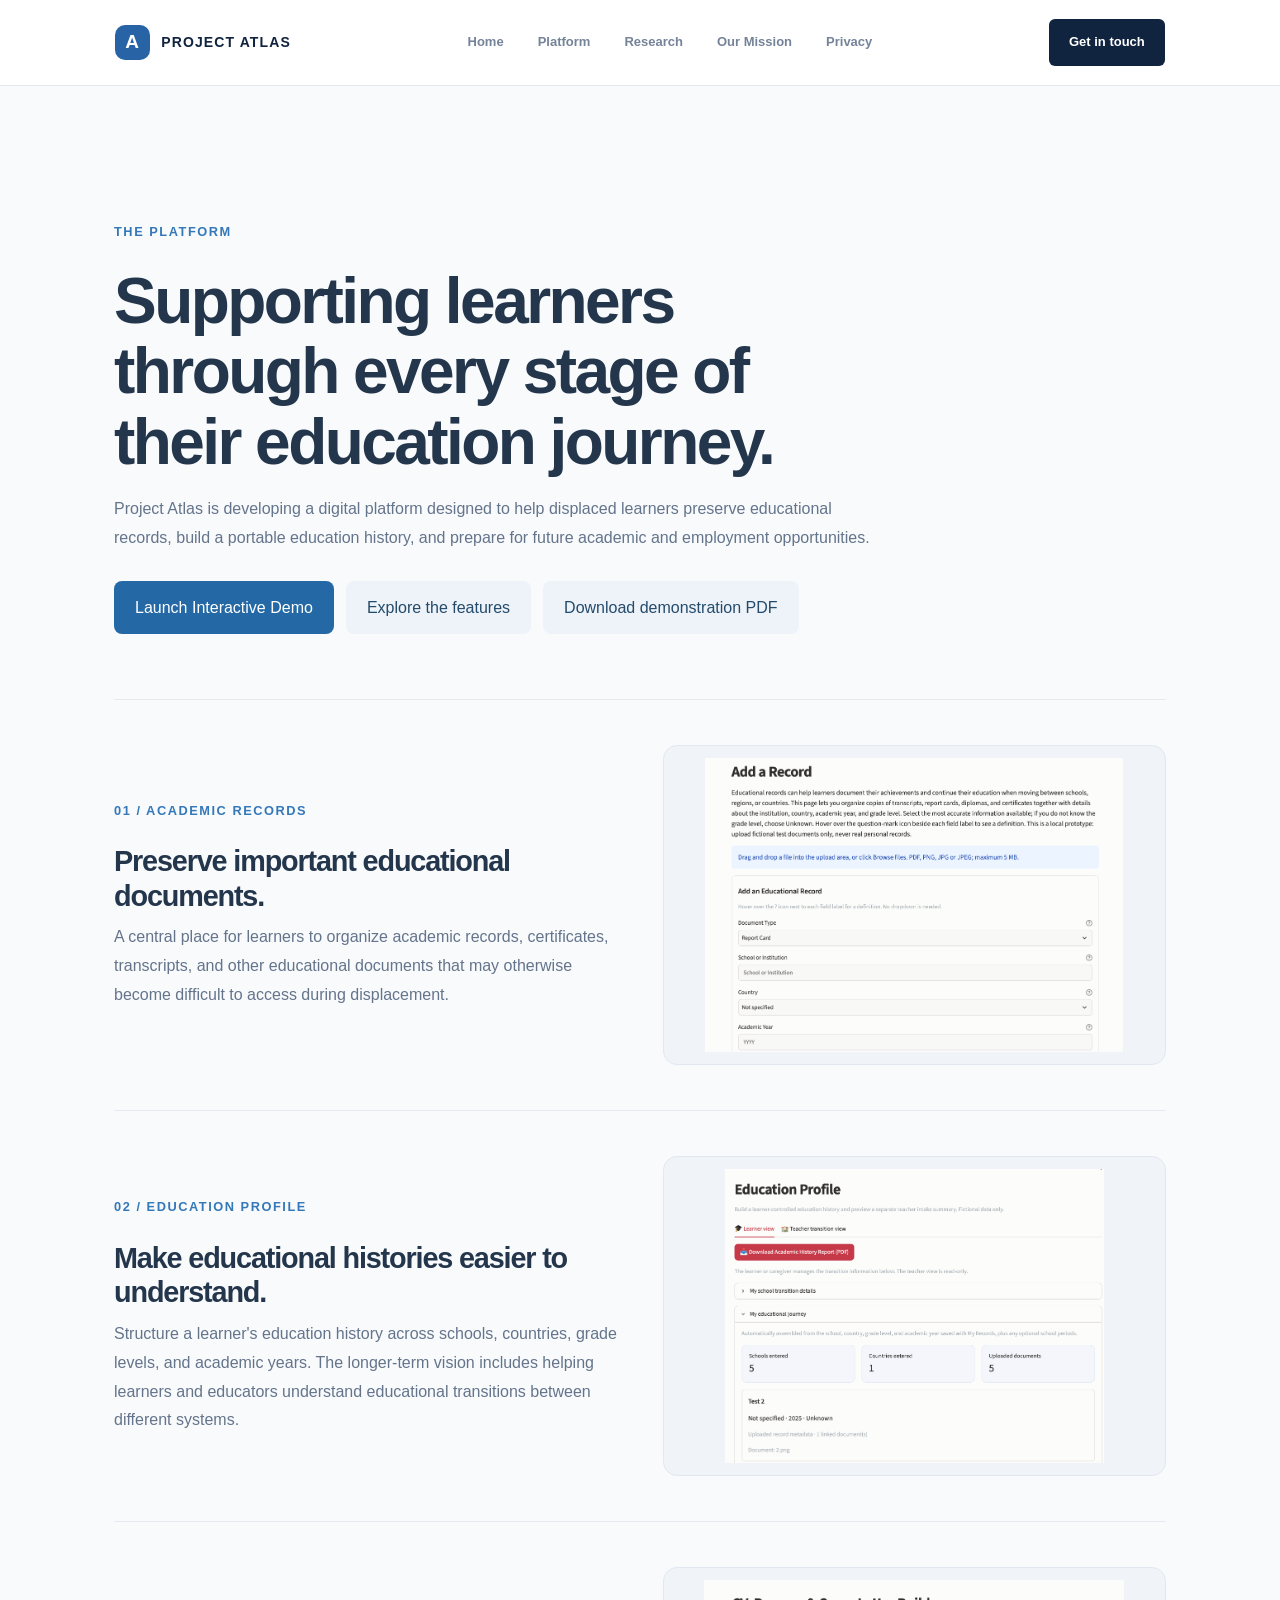
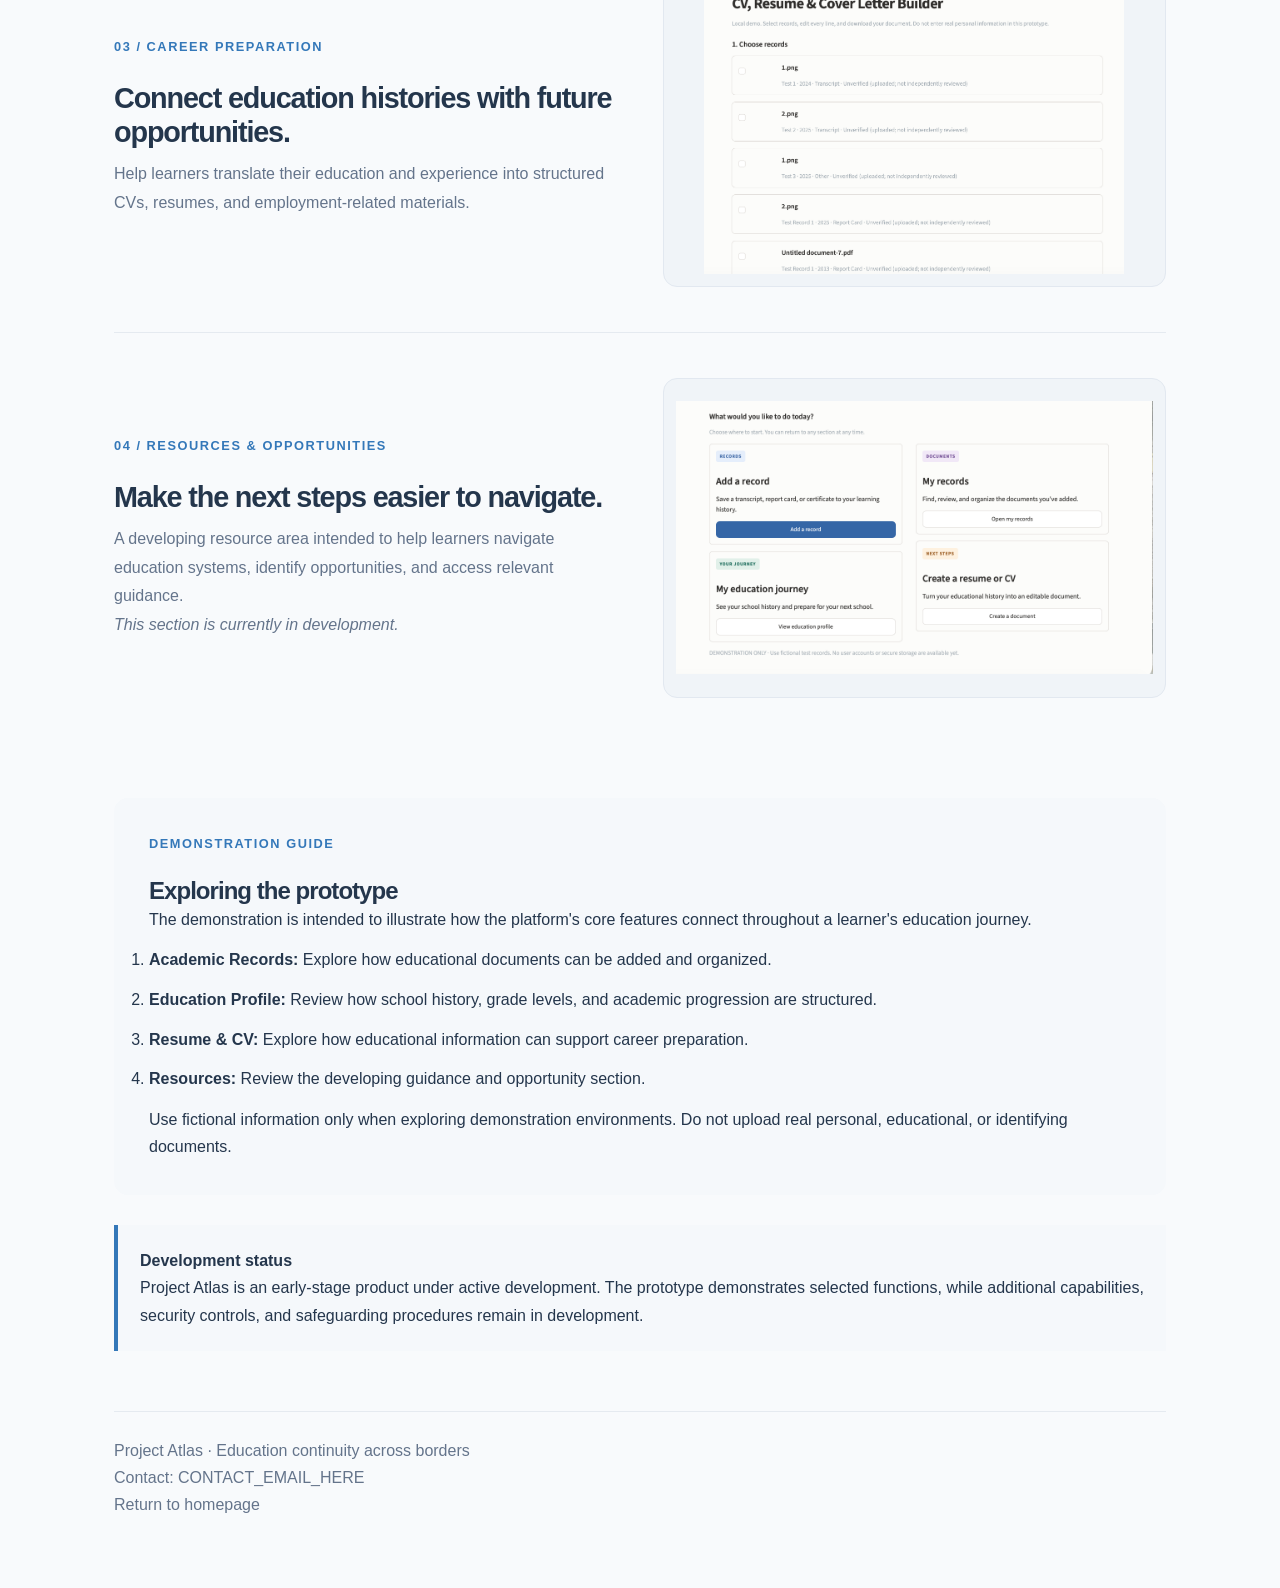
<file: platform.html>
<!DOCTYPE html>
<html lang="en">
<head>
  <meta charset="UTF-8">
  <meta name="viewport" content="width=device-width, initial-scale=1.0">
  <title>Platform & Demo | Project Atlas</title>
  <link rel="stylesheet" href="style.css">
  <style>
    .platform-page {
      max-width: 1100px;
      margin: auto;
      padding: 70px 24px;
    }

    .platform-hero {
      padding: 65px 0;
      max-width: 760px;
    }

    .platform-hero h1 {
      font-size: clamp(2.5rem, 6vw, 4rem);
      line-height: 1.1;
      margin: 18px 0;
    }

    .platform-hero p,
    .feature-copy p {
      color: #64748b;
      line-height: 1.8;
    }

    .eyebrow {
      color: #3478b9;
      font-weight: 700;
      font-size: 0.8rem;
      letter-spacing: 0.12em;
      text-transform: uppercase;
    }

    .platform-actions {
      display: flex;
      flex-wrap: wrap;
      gap: 12px;
      margin-top: 28px;
    }

    .platform-button {
      display: inline-block;
      padding: 13px 21px;
      border-radius: 8px;
      background: #2469a5;
      color: white;
      text-decoration: none;
      font-weight: 600;
      border: 0;
      cursor: pointer;
      font: inherit;
    }

    .platform-button.secondary {
      background: #edf3f8;
      color: #244b6b;
    }

    .feature-section {
      display: grid;
      grid-template-columns: minmax(0, 1fr) minmax(0, 1fr);
      gap: 45px;
      align-items: center;
      padding: 45px 0;
      border-top: 1px solid #e5eaf0;
    }

    .feature-copy {
      min-width: 0;
    }

    .feature-copy h2 {
      font-size: 1.8rem;
      margin: 10px 0;
    }

    .platform-screenshot {
      display: block;
      width: 100%;
      max-width: 100%;
      height: 320px;
      object-fit: contain;
      box-sizing: border-box;
      padding: 12px;
      border: 1px solid #e2e8f0;
      border-radius: 14px;
      background: #f0f4f8;
    }

    .demo-guide {
      margin-top: 55px;
      padding: 35px;
      background: #f5f8fb;
      border-radius: 14px;
    }

    .demo-guide li {
      margin: 14px 0;
      line-height: 1.6;
    }

    .status-note {
      margin-top: 30px;
      padding: 22px;
      border-left: 4px solid #3478b9;
      background: #f5f8fb;
      line-height: 1.7;
    }

    .platform-footer {
      border-top: 1px solid #e5eaf0;
      margin-top: 60px;
      padding-top: 25px;
      color: #64748b;
    }

    @media (max-width: 700px) {
      .feature-section {
        grid-template-columns: 1fr;
        gap: 20px;
      }

      .platform-page {
        padding-top: 35px;
      }

      .platform-screenshot {
        height: auto;
        max-height: 360px;
      }
    }

    @media print {
      nav, .platform-actions, .platform-footer, .no-print {
        display: none !important;
      }

      body {
        background: white !important;
        color: #172b3d !important;
      }

      .platform-page {
        max-width: none;
        padding: 0;
      }

      .feature-section, .demo-guide, .status-note {
        break-inside: avoid;
      }

      a {
        color: #172b3d;
      }
    }
  </style>
</head>

<body>

<header class="navbar">
  <a href="index.html" class="logo">
    <span class="logo-mark">A</span>
    <span>PROJECT ATLAS</span>
  </a>

  <nav class="nav-links">
    <a href="index.html">Home</a>
    <a href="platform.html">Platform</a>
    <a href="index.html#research">Research</a>
    <a href="index.html#mission">Our Mission</a>
    <a href="index.html#privacy">Privacy</a>
  </nav>

  <a href="index.html#contact" class="nav-button">Get in touch</a>
</header>

<main class="platform-page">

  <section class="platform-hero">
    <div class="eyebrow">The Platform</div>
    <h1>Supporting learners through every stage of their education journey.</h1>
    <p>
      Project Atlas is developing a digital platform designed to help
      displaced learners preserve educational records, build a portable
      education history, and prepare for future academic and employment
      opportunities.
    </p>

    <div class="platform-actions no-print">
      <a href="https://project-atlas-demo.streamlit.app/" class="platform-button" target="_blank" rel="noopener noreferrer">Launch Interactive Demo</a>
      <a href="#features" class="platform-button secondary">Explore the features</a>
      <button class="platform-button secondary" onclick="window.print()">
        Download demonstration PDF
      </button>
    </div>
  </section>

  <section id="features">

    <div class="feature-section">
      <div class="feature-copy">
        <div class="eyebrow">01 / Academic Records</div>
        <h2>Preserve important educational documents.</h2>
        <p>
          A central place for learners to organize academic records,
          certificates, transcripts, and other educational documents
          that may otherwise become difficult to access during displacement.
        </p>
      </div>
      <img
        src="images/academic-records.png"
        alt="Academic records page"
        class="platform-screenshot"
      >
    </div>

    <div class="feature-section">
      <div class="feature-copy">
        <div class="eyebrow">02 / Education Profile</div>
        <h2>Make educational histories easier to understand.</h2>
        <p>
          Structure a learner's education history across schools,
          countries, grade levels, and academic years. The longer-term
          vision includes helping learners and educators understand
          educational transitions between different systems.
        </p>
      </div>
      <img
        src="images/education-profile.png"
        alt="Education profile showing a learner's education history"
        class="platform-screenshot"
      >
    </div>

    <div class="feature-section">
      <div class="feature-copy">
        <div class="eyebrow">03 / Career Preparation</div>
        <h2>Connect education histories with future opportunities.</h2>
        <p>
          Help learners translate their education and experience into
          structured CVs, resumes, and employment-related materials.
        </p>
      </div>
      <img
        src="images/resume-cv.png"
        alt="Resume and CV preparation page"
        class="platform-screenshot"
      >
    </div>

<div class="feature-section">
  <div class="feature-copy">
    <div class="eyebrow">04 / Resources & Opportunities</div>
    <h2>Make the next steps easier to navigate.</h2>
    <p>
      A developing resource area intended to help learners navigate
      education systems, identify opportunities, and access relevant
      guidance.
    </p>
    <p><em>This section is currently in development.</em></p>
  </div>

  <img
    src="images/homepage.png"
    alt="Project Atlas platform home screen"
    class="platform-screenshot"
  />
</div>

  </section>

  <section class="demo-guide">
    <div class="eyebrow">Demonstration Guide</div>
    <h2>Exploring the prototype</h2>
    <p>
      The demonstration is intended to illustrate how the platform's
      core features connect throughout a learner's education journey.
    </p>
    <ol>
      <li><strong>Academic Records:</strong> Explore how educational documents can be added and organized.</li>
      <li><strong>Education Profile:</strong> Review how school history, grade levels, and academic progression are structured.</li>
      <li><strong>Resume & CV:</strong> Explore how educational information can support career preparation.</li>
      <li><strong>Resources:</strong> Review the developing guidance and opportunity section.</li>
    </ol>
    <p>
      Use fictional information only when exploring demonstration
      environments. Do not upload real personal, educational, or
      identifying documents.
    </p>
  </section>

  <section class="status-note">
    <strong>Development status</strong>
    <p>
      Project Atlas is an early-stage product under active development.
      The prototype demonstrates selected functions, while additional
      capabilities, security controls, and safeguarding procedures
      remain in development.
    </p>
  </section>

  <footer class="platform-footer">
    <p>Project Atlas · Education continuity across borders</p>
    <p>Contact: CONTACT_EMAIL_HERE</p>
    <a href="index.html">Return to homepage</a>
  </footer>

</main>

</body>
</html>
</file>
<file: style.css>
/* =====================================
   PROJECT ATLAS — WEBSITE DESIGN
===================================== */

:root {
  --navy: #10233f;
  --blue: #2864a5;
  --blue-light: #eaf2fb;
  --teal: #4caaa3;
  --lavender: #eeeafa;
  --orange: #f8eee1;
  --white: #ffffff;
  --background: #f8fafc;
  --text: #24364c;
  --muted: #758399;
  --border: #e5eaf0;
}

* {
  margin: 0;
  padding: 0;
  box-sizing: border-box;
}

html {
  scroll-behavior: smooth;
  scroll-padding-top: 90px;
}

body {
  font-family: 'DM Sans', sans-serif;
  background: var(--background);
  color: var(--text);
  line-height: 1.7;
}

a {
  text-decoration: none;
  color: inherit;
}

h1, h2, h3, h4 {
  font-family: 'Manrope', sans-serif;
  line-height: 1.2;
  letter-spacing: -0.04em;
}

.section-padding {
  padding: 110px 9%;
}

/* NAVIGATION */

.navbar {
  height: 86px;
  padding: 0 9%;
  display: flex;
  align-items: center;
  justify-content: space-between;
  background: rgba(255,255,255,0.96);
  border-bottom: 1px solid var(--border);
  position: sticky;
  top: 0;
  z-index: 100;
}

.logo {
  display: flex;
  align-items: center;
  gap: 11px;
  font-family: 'Manrope', sans-serif;
  font-weight: 800;
  font-size: 14px;
  letter-spacing: 0.08em;
  color: var(--navy);
}

.logo-mark {
  width: 35px;
  height: 35px;
  border-radius: 10px;
  display: grid;
  place-items: center;
  color: white;
  background: var(--blue);
  font-size: 19px;
  font-weight: 800;
}

.nav-links {
  display: flex;
  align-items: center;
  gap: 34px;
  font-size: 13px;
  font-weight: 600;
  color: var(--muted);
}

.nav-links a:hover {
  color: var(--blue);
}

.nav-button {
  background: var(--navy);
  color: white;
  padding: 12px 20px;
  border-radius: 6px;
  font-size: 13px;
  font-weight: 600;
  transition: 0.2s;
}

.nav-button:hover,
.primary-button:hover {
  background: var(--blue);
  transform: translateY(-2px);
}

/* HERO */

.hero {
  min-height: 670px;
  padding: 95px 9%;
  display: grid;
  grid-template-columns: 1.05fr 0.95fr;
  align-items: center;
  gap: 55px;
  background: linear-gradient(120deg, #ffffff 45%, #edf4fb 100%);
  overflow: hidden;
}

.eyebrow {
  color: var(--blue);
  font-size: 10px;
  font-weight: 800;
  letter-spacing: 0.16em;
  display: block;
  margin-bottom: 23px;
}

.status-dot {
  display: inline-block;
  width: 7px;
  height: 7px;
  background: var(--teal);
  border-radius: 50%;
  margin-right: 8px;
}

.hero h1 {
  color: var(--navy);
  font-size: clamp(48px, 5.2vw, 72px);
  font-weight: 800;
  line-height: 1.08;
}

.hero h1 span {
  color: var(--blue);
}

.hero-description {
  margin-top: 27px;
  max-width: 510px;
  color: #637287;
  font-size: 15px;
  line-height: 1.9;
}

.hero-actions {
  display: flex;
  align-items: center;
  gap: 24px;
  margin-top: 34px;
}

.primary-button {
  display: inline-block;
  background: var(--navy);
  color: white;
  padding: 15px 23px;
  border-radius: 6px;
  font-size: 13px;
  font-weight: 700;
  transition: 0.2s;
}

.secondary-button {
  font-size: 13px;
  font-weight: 700;
  color: var(--navy);
}

.hero-note {
  display: flex;
  align-items: center;
  gap: 12px;
  margin-top: 56px;
  font-size: 9px;
  letter-spacing: 0.13em;
  font-weight: 800;
  color: #8997a8;
}

.note-line {
  width: 35px;
  height: 1px;
  background: var(--teal);
}

/* HERO DASHBOARD */

.hero-visual {
  position: relative;
  min-height: 450px;
  display: grid;
  place-items: center;
}

.visual-glow {
  position: absolute;
  width: 400px;
  height: 400px;
  border-radius: 50%;
  background: #d8e9f7;
  filter: blur(50px);
  opacity: 0.7;
}

.dashboard {
  width: 100%;
  max-width: 435px;
  background: white;
  position: relative;
  z-index: 2;
  border-radius: 13px;
  padding: 29px;
  box-shadow: 0 25px 75px rgba(24, 56, 89, 0.13);
  border: 1px solid #e6edf4;
}

.dashboard-top {
  display: flex;
  justify-content: space-between;
  align-items: center;
  padding-bottom: 24px;
  border-bottom: 1px solid var(--border);
}

.dashboard-label,
.journey-year {
  color: #91a0b1;
  font-size: 9px;
  letter-spacing: 0.12em;
  font-weight: 800;
}

.dashboard-top h3 {
  margin-top: 8px;
  font-size: 20px;
  color: var(--navy);
}

.profile-icon {
  color: var(--blue);
  font-size: 22px;
}

.journey {
  padding: 27px 0 15px;
}

.journey-item {
  display: flex;
  gap: 14px;
  align-items: flex-start;
  padding-bottom: 28px;
  position: relative;
}

.journey-item:not(:last-child)::after {
  content: '';
  position: absolute;
  left: 5px;
  top: 13px;
  height: calc(100% - 8px);
  border-left: 1px dashed #d1dce7;
}

.journey-marker {
  flex-shrink: 0;
  width: 11px;
  height: 11px;
  background: var(--teal);
  border: 3px solid #dff4f0;
  border-radius: 50%;
  position: relative;
  z-index: 2;
  margin-top: 4px;
}

.journey-marker.future {
  background: var(--blue);
  border-color: #e1ebf8;
}

.journey-item h4 {
  font-size: 13px;
  margin: 5px 0;
  color: var(--navy);
  letter-spacing: -0.02em;
}

.journey-item p {
  color: #8b98a8;
  font-size: 10px;
}

.check, .arrow {
  margin-left: auto;
  color: var(--teal);
  font-size: 14px;
}

.arrow {
  color: var(--blue);
}

.dashboard-bottom {
  border-top: 1px solid var(--border);
  padding-top: 18px;
  display: flex;
  justify-content: space-between;
  align-items: center;
  font-size: 9px;
  font-weight: 800;
  letter-spacing: 0.1em;
  color: #91a0b1;
}

.bottom-symbol {
  color: var(--blue);
  font-size: 19px;
}

.floating-card {
  position: absolute;
  bottom: 15px;
  left: -20px;
  background: white;
  padding: 15px 18px;
  border-radius: 9px;
  display: flex;
  align-items: center;
  gap: 12px;
  z-index: 3;
  box-shadow: 0 12px 30px rgba(20, 48, 80, 0.1);
}

.floating-icon {
  font-size: 24px;
  color: var(--teal);
}

.floating-card strong {
  font-size: 12px;
  color: var(--navy);
}

.floating-card p {
  font-size: 10px;
  color: var(--muted);
}

/* MISSION STRIP */

.mission-strip {
  padding: 48px 9%;
  background: var(--navy);
  color: white;
  display: grid;
  grid-template-columns: 180px 1fr;
  align-items: center;
  gap: 45px;
}

.strip-label {
  color: #91b7dd;
  font-size: 10px;
  letter-spacing: 0.16em;
  font-weight: 800;
}

.mission-strip p {
  max-width: 850px;
  font-family: 'Manrope', sans-serif;
  font-size: 19px;
  font-weight: 500;
  line-height: 1.65;
}

/* PLATFORM */

.section-heading {
  display: flex;
  justify-content: space-between;
  align-items: flex-end;
  gap: 50px;
  margin-bottom: 55px;
}

.section-heading h2,
.privacy-heading h2 {
  color: var(--navy);
  font-size: clamp(38px, 4vw, 51px);
}

.section-intro {
  max-width: 390px;
  color: var(--muted);
  font-size: 14px;
  line-height: 1.9;
  padding-bottom: 5px;
}

.feature-grid {
  display: grid;
  grid-template-columns: repeat(4, 1fr);
  gap: 17px;
}

.feature-card {
  min-height: 320px;
  padding: 25px 21px;
  border-radius: 10px;
  position: relative;
  transition: 0.25s;
}

.feature-card:hover {
  transform: translateY(-6px);
  box-shadow: 0 14px 30px rgba(20, 48, 80, 0.08);
}

.feature-blue { background: #eaf2fb; }
.feature-teal { background: #e8f5f2; }
.feature-lavender { background: #f0edfa; }
.feature-orange { background: #f8f0e7; }

.feature-number {
  font-size: 10px;
  font-weight: 800;
  color: #9aa8b8;
  letter-spacing: 0.1em;
}

.feature-icon {
  width: 45px;
  height: 45px;
  display: grid;
  place-items: center;
  background: rgba(255,255,255,0.8);
  border-radius: 10px;
  margin: 25px 0 22px;
  font-size: 23px;
  color: var(--blue);
}

.feature-card h3 {
  font-size: 17px;
  color: var(--navy);
  margin-bottom: 12px;
}

.feature-card p {
  color: #718094;
  font-size: 12px;
  line-height: 1.85;
}

.feature-link {
  display: block;
  margin-top: 24px;
  color: var(--blue);
  font-size: 8px;
  font-weight: 800;
  letter-spacing: 0.12em;
}

/* RESEARCH */

.research-section {
  background: var(--navy);
  color: white;
  display: grid;
  grid-template-columns: 1fr 0.9fr;
  gap: 70px;
  align-items: center;
  overflow: hidden;
}

.research-section .eyebrow {
  color: #8cb9e5;
}

.research-content h2 {
  font-size: clamp(38px, 4vw, 52px);
  margin-bottom: 25px;
}

.research-content h2 span {
  color: #87b9e8;
}

.research-content p {
  color: #b6c5d6;
  font-size: 13px;
  line-height: 2;
  margin-bottom: 18px;
  max-width: 540px;
}

.light-button {
  display: inline-block;
  background: white;
  color: var(--navy);
  padding: 14px 21px;
  border-radius: 5px;
  font-size: 12px;
  font-weight: 700;
  margin-top: 20px;
}

.research-visual {
  min-height: 380px;
  position: relative;
  display: grid;
  place-items: center;
}

.research-circle {
  position: absolute;
  border: 1px solid rgba(140, 185, 229, 0.25);
  border-radius: 50%;
}

.circle-one {
  width: 330px;
  height: 330px;
}

.circle-two {
  width: 240px;
  height: 240px;
}

.research-center {
  width: 160px;
  height: 160px;
  background: rgba(66, 111, 158, 0.24);
  border: 1px solid rgba(140, 185, 229, 0.4);
  border-radius: 50%;
  display: flex;
  flex-direction: column;
  justify-content: center;
  align-items: center;
  gap: 12px;
  font-size: 10px;
  font-weight: 800;
  letter-spacing: 0.1em;
  color: white;
  z-index: 2;
}

.research-connector {
  width: 1px;
  height: 22px;
  background: #82b6e6;
}

.research-caption {
  position: absolute;
  bottom: 0;
  right: 0;
  text-align: right;
}

.research-caption span {
  color: #86b6e2;
  font-size: 9px;
  font-weight: 800;
  letter-spacing: 0.12em;
}

.research-caption p {
  font-size: 11px;
  color: #b6c5d6;
  margin-top: 5px;
}

/* PRIVACY */

.privacy-section {
  display: grid;
  grid-template-columns: 0.8fr 1.2fr;
  gap: 100px;
  background: white;
}

.privacy-heading p {
  color: var(--muted);
  font-size: 13px;
  margin-top: 22px;
  line-height: 1.9;
  max-width: 330px;
}

.principle {
  display: grid;
  grid-template-columns: 35px 1fr 20px;
  gap: 18px;
  align-items: center;
  padding: 23px 0;
  border-bottom: 1px solid var(--border);
}

.principle > span:first-child {
  color: #9aabc0;
  font-size: 10px;
  font-weight: 800;
}

.principle h3 {
  font-size: 15px;
  color: var(--navy);
  margin-bottom: 5px;
}

.principle p {
  color: var(--muted);
  font-size: 11px;
  line-height: 1.7;
}

.principle-arrow {
  color: var(--blue);
  font-size: 17px;
}

/* CONTACT */

.contact-section {
  padding: 100px 9%;
  text-align: center;
  background: #edf3f9;
}

.contact-section h2 {
  color: var(--navy);
  font-size: clamp(38px, 4vw, 53px);
  margin-bottom: 22px;
}

.contact-section p {
  color: var(--muted);
  font-size: 14px;
  max-width: 590px;
  margin: 0 auto 30px;
  line-height: 1.9;
}

/* FOOTER */

.footer {
  padding: 38px 9%;
  background: white;
  display: flex;
  justify-content: space-between;
  align-items: center;
  gap: 20px;
  border-top: 1px solid var(--border);
}

.footer p, .footer-copy {
  font-size: 10px;
  color: var(--muted);
}

/* MOBILE RESPONSIVENESS */

@media (max-width: 1000px) {
  .hero {
    grid-template-columns: 1fr;
    padding-top: 75px;
  }

  .hero-visual {
    min-height: 430px;
  }

  .feature-grid {
    grid-template-columns: repeat(2, 1fr);
  }

  .privacy-section {
    gap: 45px;
  }
}

@media (max-width: 650px) {
  .navbar {
    height: 70px;
    padding: 0 6%;
  }

  .nav-links {
    display: none;
  }

  .nav-button {
    font-size: 11px;
    padding: 10px 13px;
  }

  .hero {
    padding: 65px 7%;
    gap: 30px;
  }

  .hero h1 {
    font-size: 48px;
  }

  .hero-description {
    font-size: 13px;
  }

  .hero-actions {
    flex-wrap: wrap;
  }

  .hero-note {
    font-size: 8px;
    margin-top: 38px;
  }

  .hero-visual {
    min-height: 380px;
  }

  .dashboard {
    padding: 20px;
  }

  .floating-card {
    left: -5px;
    bottom: 0;
  }

  .mission-strip {
    grid-template-columns: 1fr;
    gap: 15px;
    padding: 40px 7%;
  }

  .mission-strip p {
    font-size: 16px;
  }

  .section-padding {
    padding: 75px 7%;
  }

  .section-heading {
    flex-direction: column;
    align-items: flex-start;
    gap: 20px;
  }

  .feature-grid {
    grid-template-columns: 1fr;
  }

  .feature-card {
    min-height: 260px;
  }

  .research-section {
    grid-template-columns: 1fr;
    gap: 35px;
  }

  .research-visual {
    min-height: 330px;
  }

  .privacy-section {
    grid-template-columns: 1fr;
    gap: 35px;
  }

  .contact-section {
    padding: 75px 7%;
  }

  .footer {
    flex-direction: column;
    text-align: center;
    padding: 35px 7%;
  }
}
.platform-screenshot {
  width: 100%;
  max-width: 520px;
  height: 300px;
  object-fit: contain;
  display: block;
  border-radius: 16px;
  border: 1px solid #e2e8f0;
  background: #f8fafc;
  padding: 12px;
  box-sizing: border-box;
}
</file>
